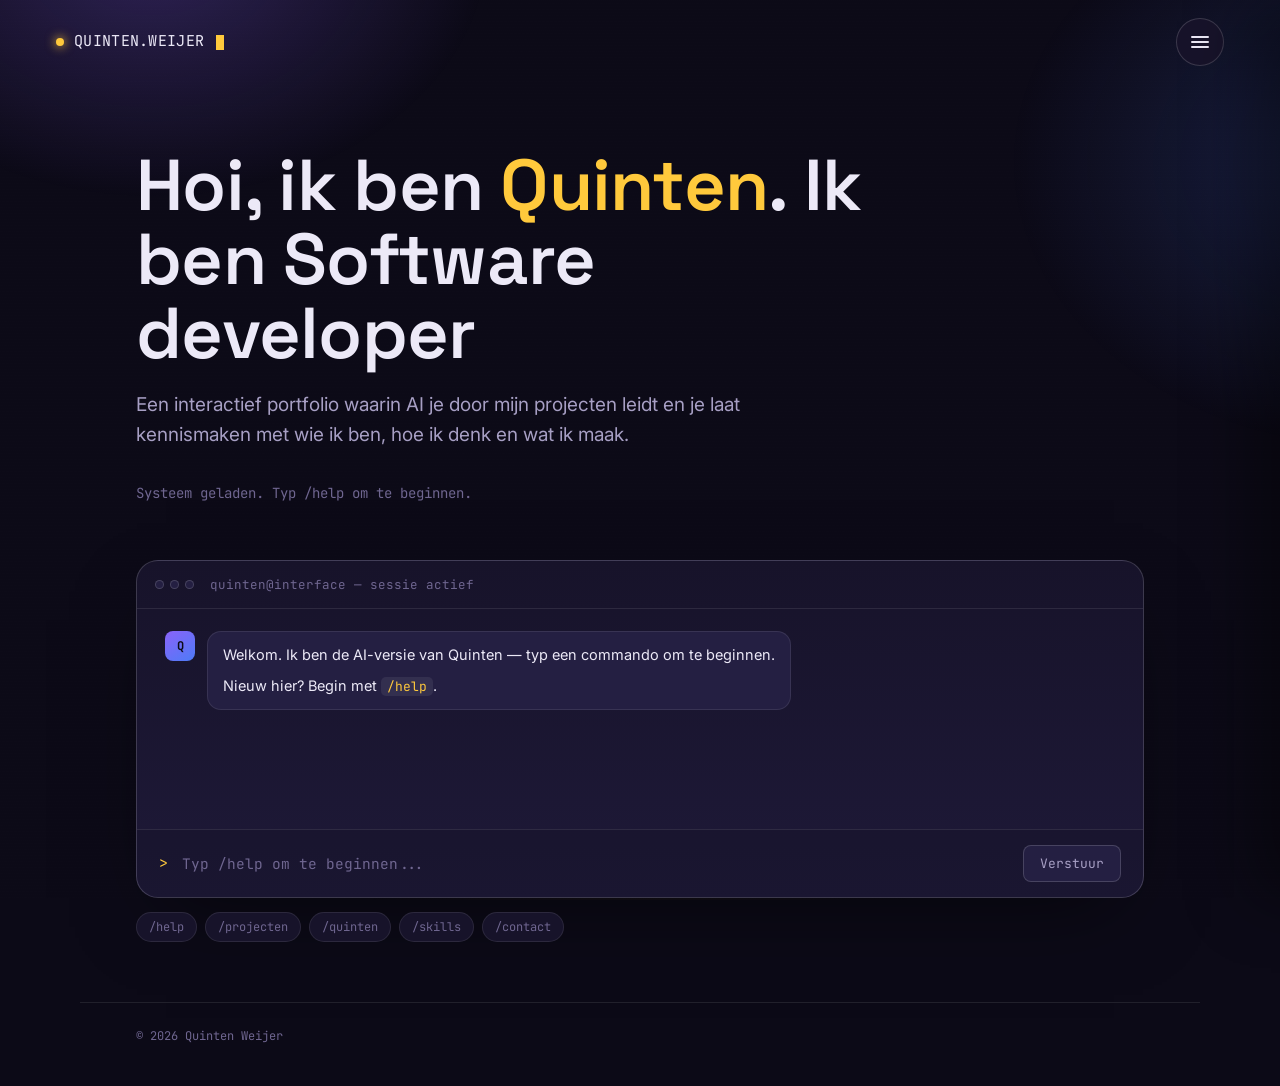
<file: index.html>
<!DOCTYPE html>
<html lang="nl">
<head>
  <meta charset="UTF-8" />
  <meta name="viewport" content="width=device-width, initial-scale=1.0" />
  <title>Quinten Weijer — AI interface</title>
  <meta name="description" content="Portfolio van Quinten Weijer, in gesprek met een AI-chatinterface. Typ /help om zijn projecten te zien." />
  <link rel="preconnect" href="https://fonts.googleapis.com" />
  <link rel="preconnect" href="https://fonts.gstatic.com" crossorigin />
  <link href="https://fonts.googleapis.com/css2?family=Space+Grotesk:wght@500;600;700&family=Inter:wght@400;500;600&family=JetBrains+Mono:wght@400;500&display=swap" rel="stylesheet" />
  <link rel="stylesheet" href="css/styles.css" />
</head>
<body>
  <header class="site-header">
    <a class="brand" href="index.html">
      <span class="brand__dot"></span>
      QUINTEN.WEIJER<span class="brand__cursor" aria-hidden="true"></span>
    </a>
    <button class="menu-toggle" type="button" data-menu-toggle aria-expanded="false" aria-controls="nav-panel" aria-label="Menu openen">
      <span class="menu-toggle__bars"><span></span><span></span><span></span></span>
    </button>
  </header>

  <div class="nav-scrim" data-nav-scrim></div>
  <nav class="nav-panel" id="nav-panel" data-nav-panel aria-label="Hoofdmenu">
    <p class="nav-panel__eyebrow">Navigatie</p>
    <ul class="nav-panel__list">
      <li><a href="index.html" aria-current="page">Home <span class="tag">// chat</span></a></li>
      <li><a href="projecten.html">Projecten <span class="tag">// cards</span></a></li>
      <li><a href="over-mij.html">Over mij <span class="tag">// profiel</span></a></li>
    </ul>
  </nav>

  <main>
    <section class="hero">
      <h1 class="hero__title">Hoi, ik ben <span class="accent">Quinten</span>. Ik ben Software developer</h1>
      <p class="hero__lede">
      Een interactief portfolio waarin AI je door mijn projecten leidt en je laat kennismaken met wie ik ben, hoe ik denk en wat ik maak.

      </p>
      <p class="hero__boot" data-boot-text aria-live="polite"><span class="cursor" aria-hidden="true"></span></p>
    </section>

    <section class="chat" aria-label="Chat met Quinten">
      <div class="chat__frame">
        <div class="chat__titlebar">
          <span class="dots"><span></span><span></span><span></span></span>
          quinten@interface — sessie actief
        </div>

        <div class="chat__log" data-chat-log aria-live="polite">
          <div class="msg msg--ai">
            <div class="msg__avatar">Q</div>
            <div class="msg__bubble">
              <p>Welkom. Ik ben de AI-versie van Quinten — typ een commando om te beginnen.</p>
              <p>Nieuw hier? Begin met <code>/help</code>.</p>
            </div>
          </div>
        </div>

        <form class="chat__form" data-chat-form>
          <label for="chat-input" class="visually-hidden">Typ een commando</label>
          <span class="chat__prompt" aria-hidden="true">&gt;</span>
          <input
            id="chat-input"
            class="chat__input"
            type="text"
            autocomplete="off"
            placeholder="Typ /help om te beginnen..."
            data-chat-input
          />
          <button class="chat__send" type="submit">Verstuur</button>
        </form>
      </div>
    </section>

    <div class="chat__hints" aria-label="Snelle commando's">
      <button type="button" data-chat-hint>/help</button>
      <button type="button" data-chat-hint>/projecten</button>
      <button type="button" data-chat-hint>/quinten</button>
      <button type="button" data-chat-hint>/skills</button>
      <button type="button" data-chat-hint>/contact</button>
    </div>
  </main>

  <footer class="site-footer">
    <span>© 2026 Quinten Weijer</span>
  </footer>

  <script src="js/data.js"></script>
  <script src="js/main.js"></script>
  <script src="js/chat.js"></script>
</body>
</html>
</file>
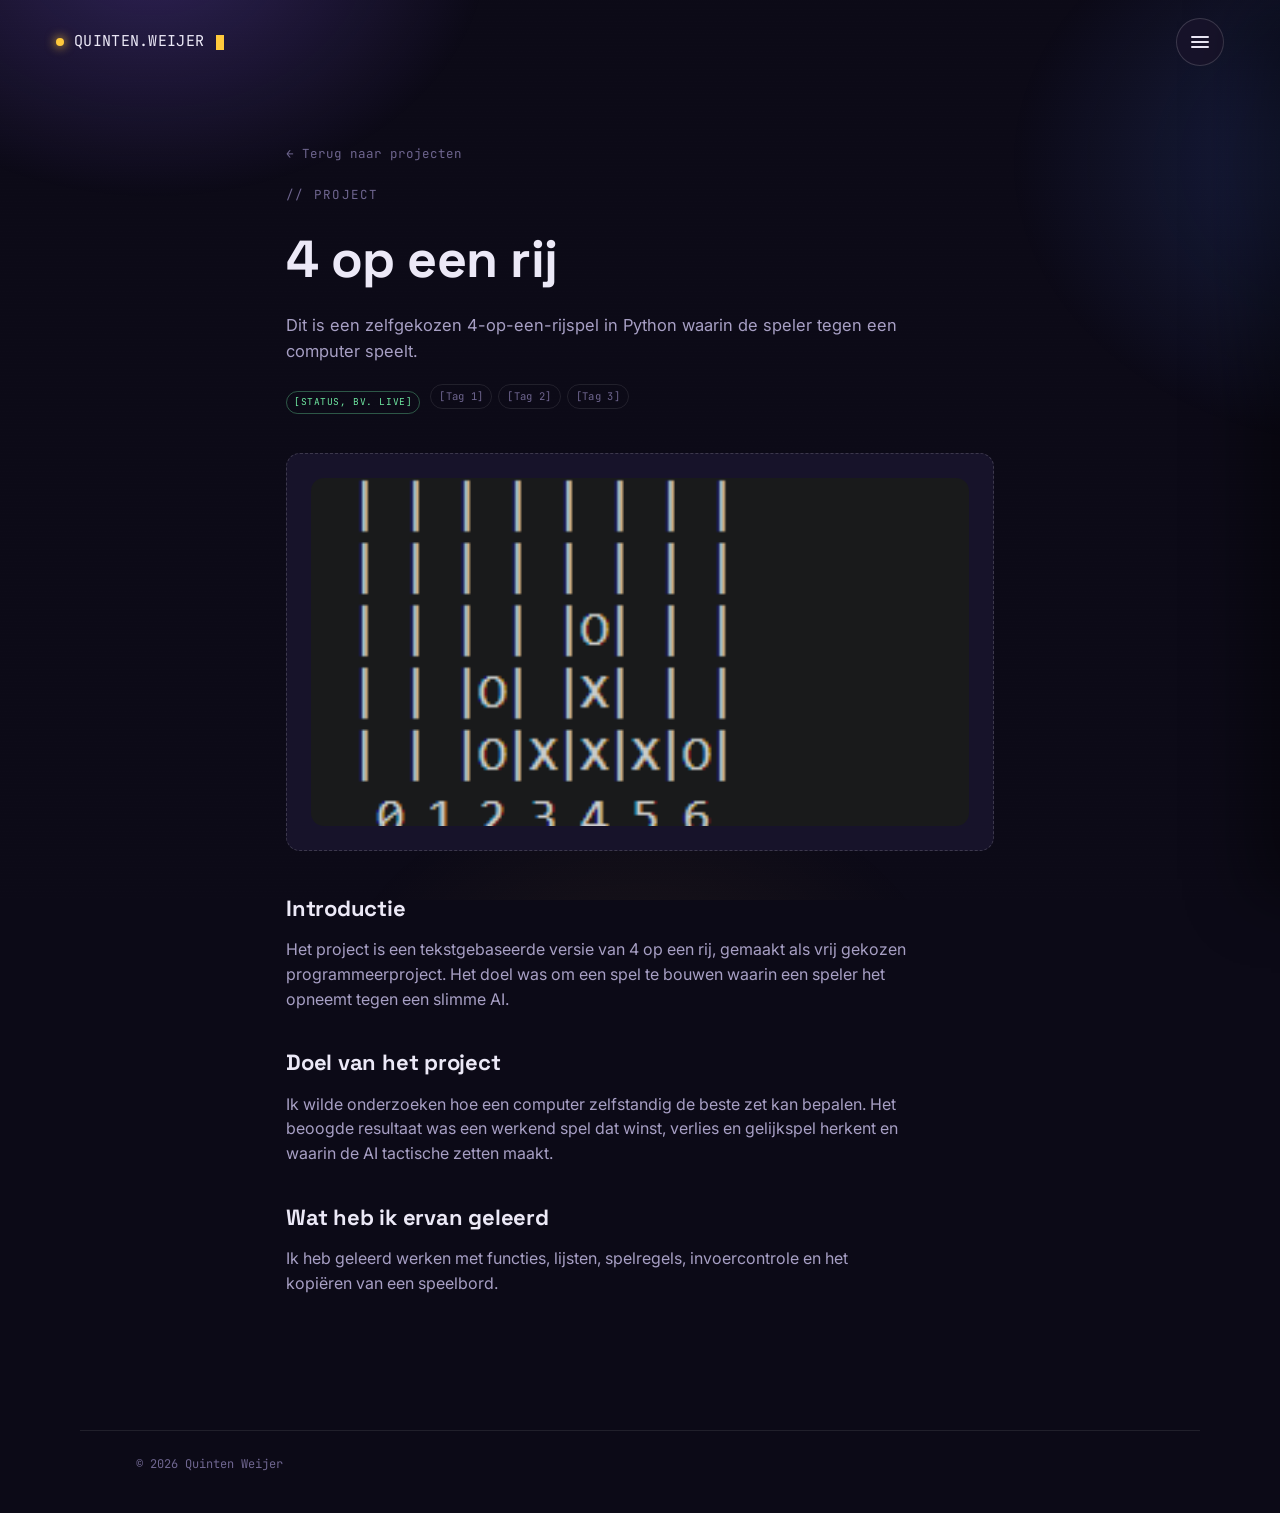
<file: 4 op een rij.html>
<!DOCTYPE html>
<html lang="nl">
<head>
  <meta charset="UTF-8" />
  <meta name="viewport" content="width=device-width, initial-scale=1.0" />
  <title>4 op een rij — Quinten Weijer</title>
  <meta name="description" content="[Korte omschrijving van het project voor zoekmachines.]" />
  <link rel="preconnect" href="https://fonts.googleapis.com" />
  <link rel="preconnect" href="https://fonts.gstatic.com" crossorigin />
  <link href="https://fonts.googleapis.com/css2?family=Space+Grotesk:wght@500;600;700&family=Inter:wght@400;500;600&family=JetBrains+Mono:wght@400;500&display=swap" rel="stylesheet" />
  <link rel="stylesheet" href="css/styles.css" />
</head>
<body>
  <header class="site-header">
    <a class="brand" href="index.html">
      <span class="brand__dot"></span>
      QUINTEN.WEIJER<span class="brand__cursor" aria-hidden="true"></span>
    </a>
    <button class="menu-toggle" type="button" data-menu-toggle aria-expanded="false" aria-controls="nav-panel" aria-label="Menu openen">
      <span class="menu-toggle__bars"><span></span><span></span><span></span></span>
    </button>
  </header>

  <div class="nav-scrim" data-nav-scrim></div>
  <nav class="nav-panel" id="nav-panel" data-nav-panel aria-label="Hoofdmenu">
    <p class="nav-panel__eyebrow">Navigatie</p>
    <ul class="nav-panel__list">
      <li><a href="index.html">Home <span class="tag">// chat</span></a></li>
      <li><a href="projecten.html" aria-current="page">Projecten <span class="tag">// cards</span></a></li>
      <li><a href="over-mij.html">Over mij <span class="tag">// profiel</span></a></li>
    </ul>
  </nav>

  <main>
    <section class="project-detail">
      <a class="project-detail__back" href="projecten.html">← Terug naar projecten</a>

      <p class="project-detail__eyebrow">// project</p>
      <h1 class="project-detail__title">4 op een rij</h1>
      <p class="project-detail__lede">
        Dit is een zelfgekozen 4-op-een-rijspel in Python waarin de speler tegen een computer speelt.
      </p>

      <div class="project-detail__meta">
        <span class="project-card__status project-card__status--live">[Status, bv. Live]</span>
        <div class="project-card__tags">
          <span>[Tag 1]</span>
          <span>[Tag 2]</span>
          <span>[Tag 3]</span>
        </div>
      </div>

      
        
        <div class="project-detail__image">
          <img src="images/4 op een rij.png" alt="Screenshot van 4 op een rij" />
        </div>
      
       
      <div class="project-detail__section">
        <h2>Introductie</h2>
        <p>
          Het project is een tekstgebaseerde versie van 4 op een rij, gemaakt als vrij gekozen programmeerproject. Het doel was om een spel te bouwen waarin een speler het opneemt tegen een slimme AI.
        </p>
      </div>

      <div class="project-detail__section">
        <h2>Doel van het project</h2>
        <p>
          Ik wilde onderzoeken hoe een computer zelfstandig de beste zet kan bepalen. Het beoogde resultaat was een werkend spel dat winst, verlies en gelijkspel herkent en waarin de AI tactische zetten maakt.
        </p>
      </div>

      <div class="project-detail__section">
        <h2>Wat heb ik ervan geleerd</h2>
        <p>
          Ik heb geleerd werken met functies, lijsten, spelregels, invoercontrole en het kopiëren van een speelbord.
        </p>
      </div>
    </section>
  </main>

  <footer class="site-footer">
    <span>© 2026 Quinten Weijer</span>
  </footer>

  <script src="js/main.js"></script>
</body>
</html>
</file>
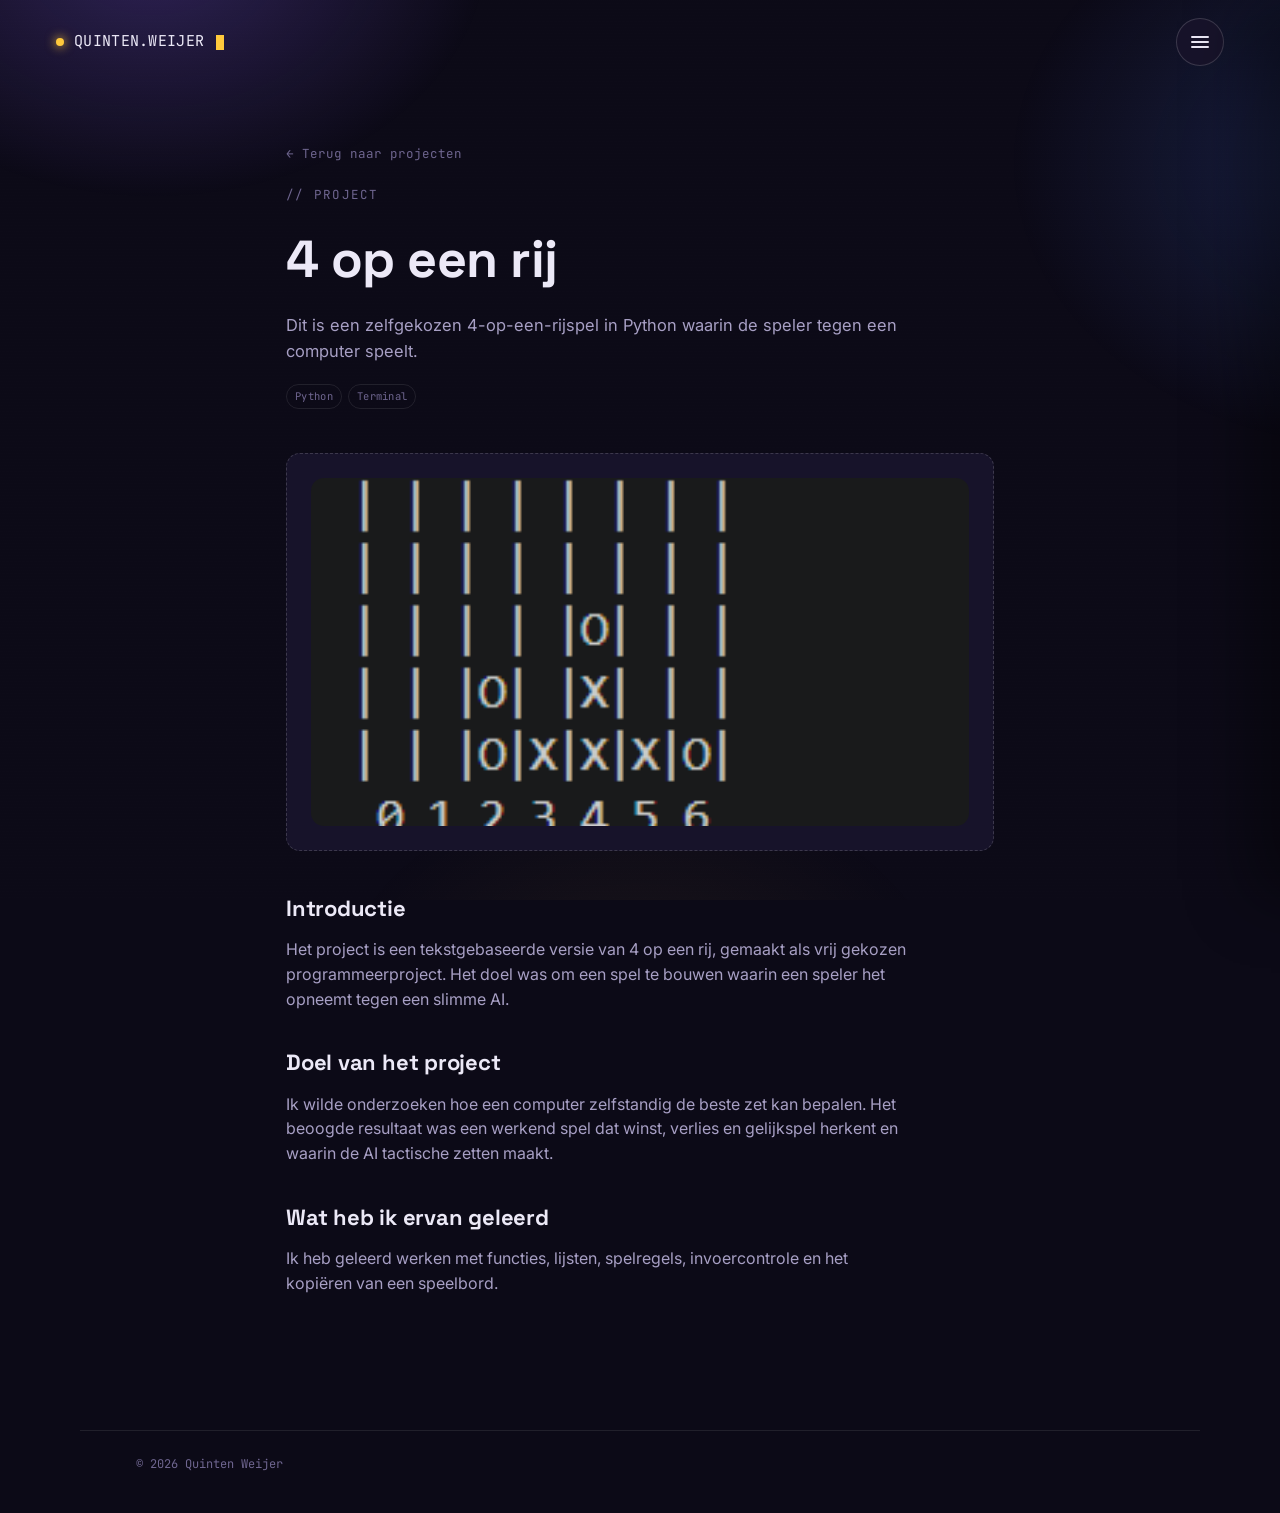
<file: 4opeenrij.html>
<!DOCTYPE html>
<html lang="nl">
<head>
  <meta charset="UTF-8" />
  <meta name="viewport" content="width=device-width, initial-scale=1.0" />
  <title>4 op een rij — Quinten Weijer</title>
  <meta name="description" content="[Korte omschrijving van het project voor zoekmachines.]" />
  <link rel="preconnect" href="https://fonts.googleapis.com" />
  <link rel="preconnect" href="https://fonts.gstatic.com" crossorigin />
  <link href="https://fonts.googleapis.com/css2?family=Space+Grotesk:wght@500;600;700&family=Inter:wght@400;500;600&family=JetBrains+Mono:wght@400;500&display=swap" rel="stylesheet" />
  <link rel="stylesheet" href="css/styles.css" />
</head>
<body>
  <header class="site-header">
    <a class="brand" href="index.html">
      <span class="brand__dot"></span>
      QUINTEN.WEIJER<span class="brand__cursor" aria-hidden="true"></span>
    </a>
    <button class="menu-toggle" type="button" data-menu-toggle aria-expanded="false" aria-controls="nav-panel" aria-label="Menu openen">
      <span class="menu-toggle__bars"><span></span><span></span><span></span></span>
    </button>
  </header>

  <div class="nav-scrim" data-nav-scrim></div>
  <nav class="nav-panel" id="nav-panel" data-nav-panel aria-label="Hoofdmenu">
    <p class="nav-panel__eyebrow">Navigatie</p>
    <ul class="nav-panel__list">
      <li><a href="index.html">Home <span class="tag">// chat</span></a></li>
      <li><a href="projecten.html" aria-current="page">Projecten <span class="tag">// cards</span></a></li>
      <li><a href="over-mij.html">Over mij <span class="tag">// profiel</span></a></li>
    </ul>
  </nav>

  <main>
    <section class="project-detail">
      <a class="project-detail__back" href="projecten.html">← Terug naar projecten</a>

      <p class="project-detail__eyebrow">// project</p>
      <h1 class="project-detail__title">4 op een rij</h1>
      <p class="project-detail__lede">
        Dit is een zelfgekozen 4-op-een-rijspel in Python waarin de speler tegen een computer speelt.
      </p>

      <div class="project-detail__meta">
        <div class="project-card__tags">
          <span>Python</span>
          <span>Terminal</span>
        </div>
      </div>

    
        <div class="project-detail__image">
          <img src="images/4 op een rij.png" alt="Screenshot van 4 op een rij" />
        </div>
      
       
      <div class="project-detail__section">
        <h2>Introductie</h2>
        <p>
          Het project is een tekstgebaseerde versie van 4 op een rij, gemaakt als vrij gekozen programmeerproject. Het doel was om een spel te bouwen waarin een speler het opneemt tegen een slimme AI.
        </p>
      </div>

      <div class="project-detail__section">
        <h2>Doel van het project</h2>
        <p>
          Ik wilde onderzoeken hoe een computer zelfstandig de beste zet kan bepalen. Het beoogde resultaat was een werkend spel dat winst, verlies en gelijkspel herkent en waarin de AI tactische zetten maakt.
        </p>
      </div>

      <div class="project-detail__section">
        <h2>Wat heb ik ervan geleerd</h2>
        <p>
          Ik heb geleerd werken met functies, lijsten, spelregels, invoercontrole en het kopiëren van een speelbord.
        </p>
      </div>
    </section>
  </main>

  <footer class="site-footer">
    <span>© 2026 Quinten Weijer</span>
  </footer>

  <script src="js/main.js"></script>
</body>
</html>
</file>
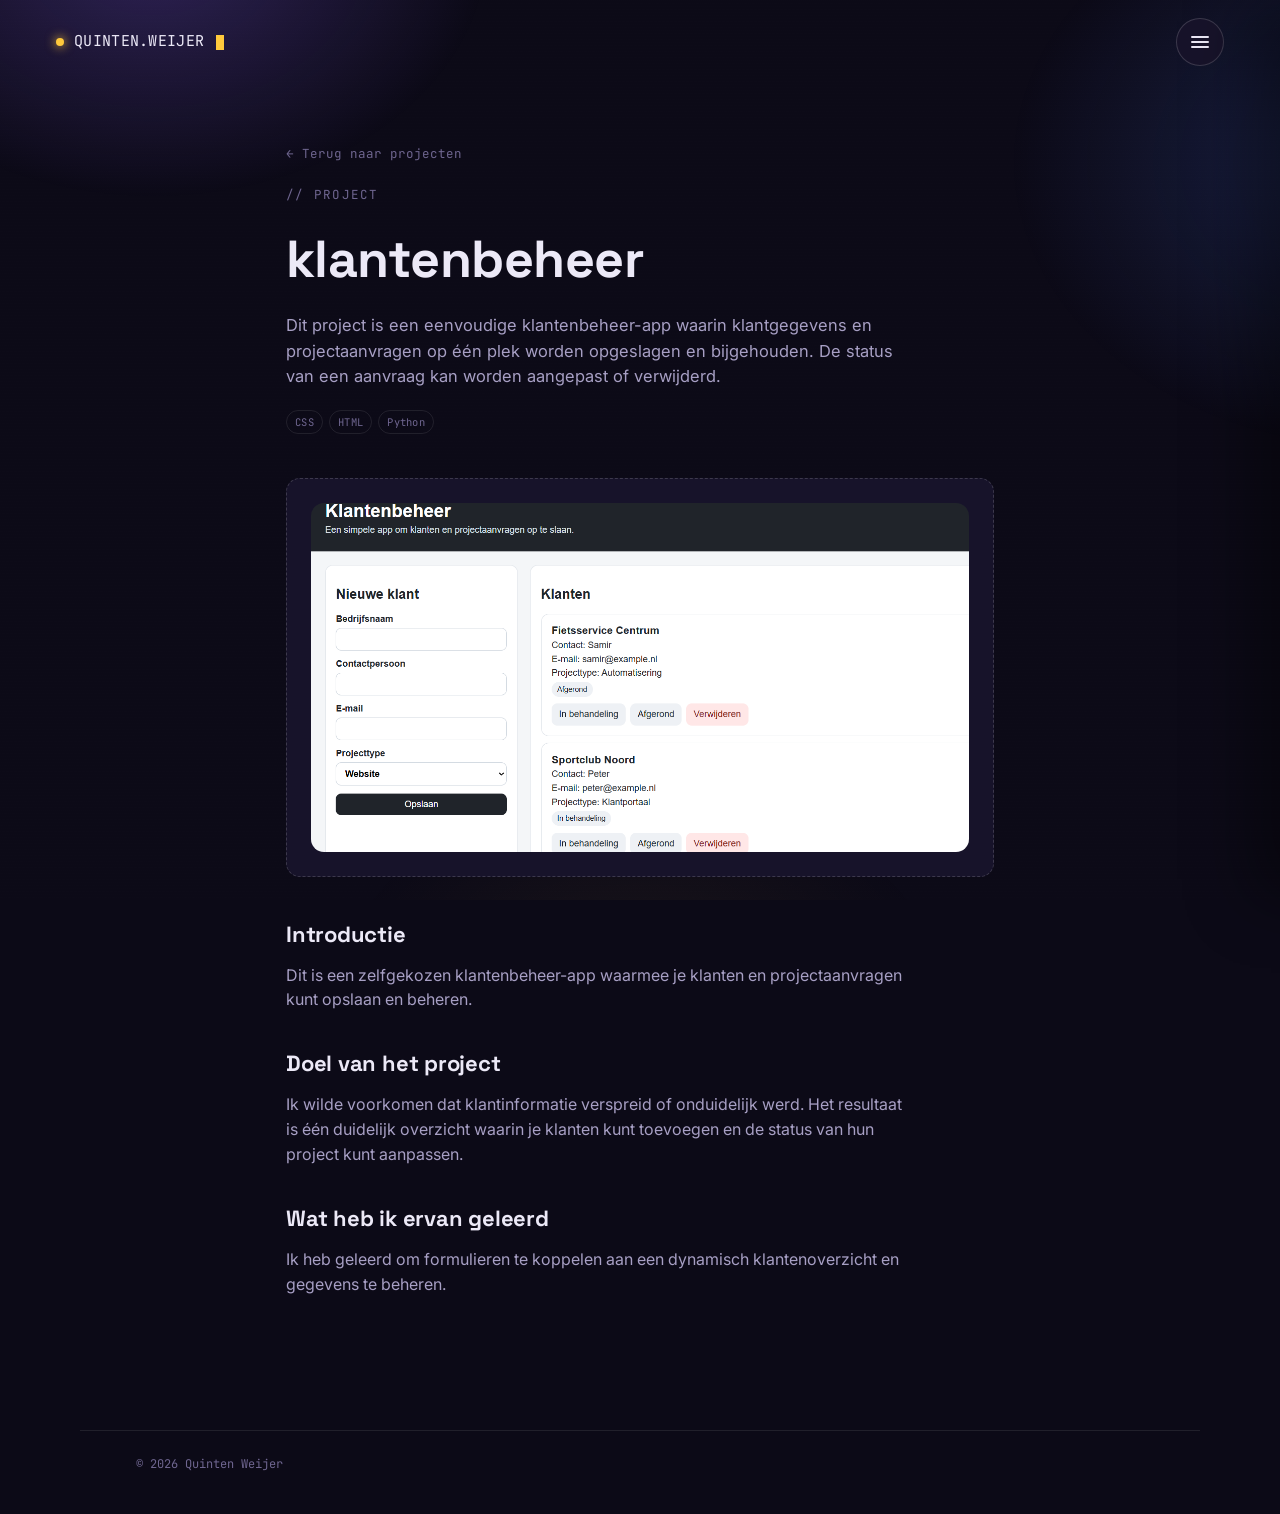
<file: Klantenbeheer.html>
<!DOCTYPE html>
<html lang="nl">
<head>
  <meta charset="UTF-8" />
  <meta name="viewport" content="width=device-width, initial-scale=1.0" />
  <title>Klantenbeheer — Quinten Weijer</title>
  <meta name="description" content="[Korte omschrijving van het project voor zoekmachines.]" />
  <link rel="preconnect" href="https://fonts.googleapis.com" />
  <link rel="preconnect" href="https://fonts.gstatic.com" crossorigin />
  <link href="https://fonts.googleapis.com/css2?family=Space+Grotesk:wght@500;600;700&family=Inter:wght@400;500;600&family=JetBrains+Mono:wght@400;500&display=swap" rel="stylesheet" />
  <link rel="stylesheet" href="css/styles.css" />
</head>
<body>
  <header class="site-header">
    <a class="brand" href="index.html">
      <span class="brand__dot"></span>
      QUINTEN.WEIJER<span class="brand__cursor" aria-hidden="true"></span>
    </a>
    <button class="menu-toggle" type="button" data-menu-toggle aria-expanded="false" aria-controls="nav-panel" aria-label="Menu openen">
      <span class="menu-toggle__bars"><span></span><span></span><span></span></span>
    </button>
  </header>

  <div class="nav-scrim" data-nav-scrim></div>
  <nav class="nav-panel" id="nav-panel" data-nav-panel aria-label="Hoofdmenu">
    <p class="nav-panel__eyebrow">Navigatie</p>
    <ul class="nav-panel__list">
      <li><a href="index.html">Home <span class="tag">// chat</span></a></li>
      <li><a href="projecten.html" aria-current="page">Projecten <span class="tag">// cards</span></a></li>
      <li><a href="over-mij.html">Over mij <span class="tag">// profiel</span></a></li>
    </ul>
  </nav>

  <main>
    <section class="project-detail">
      <a class="project-detail__back" href="projecten.html">← Terug naar projecten</a>

      <p class="project-detail__eyebrow">// project</p>
      <h1 class="project-detail__title">klantenbeheer</h1>
      <p class="project-detail__lede">
        Dit project is een eenvoudige klantenbeheer-app waarin klantgegevens en projectaanvragen op één plek worden opgeslagen en bijgehouden. De status van een aanvraag kan worden aangepast of verwijderd.
      </p>

      <div class="project-detail__meta">
        <div class="project-card__tags">
          <span>CSS</span>
          <span>HTML</span>
          <span>Python</span>
        </div>
      </div>

      
        
        <div class="project-detail__image">
          <img src="images/Klantenbeheer.png" alt="Screenshot van Klantenbeheer" />
        </div>
  
      

      <div class="project-detail__section">
        <h2>Introductie</h2>
        <p>
          Dit is een zelfgekozen klantenbeheer-app waarmee je klanten en projectaanvragen kunt opslaan en beheren.
        </p>
      </div>

      <div class="project-detail__section">
        <h2>Doel van het project</h2>
        <p>
          Ik wilde voorkomen dat klantinformatie verspreid of onduidelijk werd. Het resultaat is één duidelijk overzicht waarin je klanten kunt toevoegen en de status van hun project kunt aanpassen.
        </p>
      </div>

      <div class="project-detail__section">
        <h2>Wat heb ik ervan geleerd</h2>
        <p>
          Ik heb geleerd om formulieren te koppelen aan een dynamisch klantenoverzicht en gegevens te beheren.
        </p>
      </div>
    </section>
  </main>

  <footer class="site-footer">
    <span>© 2026 Quinten Weijer</span>
  </footer>

  <script src="js/main.js"></script>
</body>
</html>
</file>
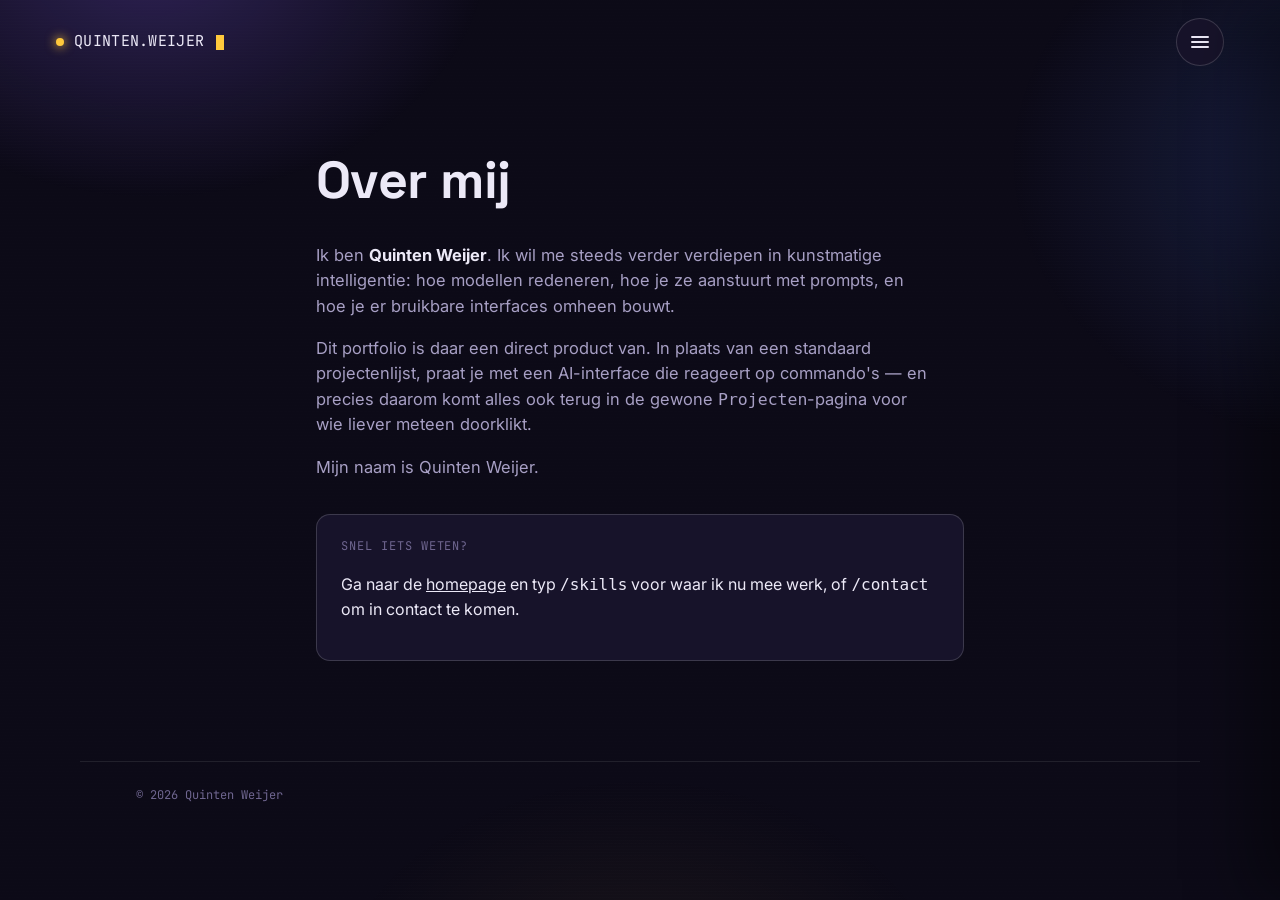
<file: over-mij.html>
<!DOCTYPE html>
<html lang="nl">
<head>
  <meta charset="UTF-8" />
  <meta name="viewport" content="width=device-width, initial-scale=1.0" />
  <title>Over mij — Quinten Weijer</title>
  <meta name="description" content="Wie is Quinten Weijer en waarom leert hij AI door het te bouwen." />
  <link rel="preconnect" href="https://fonts.googleapis.com" />
  <link rel="preconnect" href="https://fonts.gstatic.com" crossorigin />
  <link href="https://fonts.googleapis.com/css2?family=Space+Grotesk:wght@500;600;700&family=Inter:wght@400;500;600&family=JetBrains+Mono:wght@400;500&display=swap" rel="stylesheet" />
  <link rel="stylesheet" href="css/styles.css" />
</head>
<body>
  <header class="site-header">
    <a class="brand" href="index.html">
      <span class="brand__dot"></span>
      QUINTEN.WEIJER<span class="brand__cursor" aria-hidden="true"></span>
    </a>
    <button class="menu-toggle" type="button" data-menu-toggle aria-expanded="false" aria-controls="nav-panel" aria-label="Menu openen">
      <span class="menu-toggle__bars"><span></span><span></span><span></span></span>
    </button>
  </header>

  <div class="nav-scrim" data-nav-scrim></div>
  <nav class="nav-panel" id="nav-panel" data-nav-panel aria-label="Hoofdmenu">
    <p class="nav-panel__eyebrow">Navigatie</p>
    <ul class="nav-panel__list">
      <li><a href="index.html">Home <span class="tag">// chat</span></a></li>
      <li><a href="projecten.html">Projecten <span class="tag">// cards</span></a></li>
      <li><a href="over-mij.html" aria-current="page">Over mij <span class="tag">// profiel</span></a></li>
    </ul>
  </nav>

  <main>
    <section class="about">
      <h1 class="about__title">Over mij</h1>
      <div class="about__body">
        <p>
          Ik ben <strong>Quinten Weijer</strong>. Ik wil me steeds verder verdiepen in
          kunstmatige intelligentie: hoe modellen redeneren, hoe je ze aanstuurt met
          prompts, en hoe je er bruikbare interfaces omheen bouwt.
        </p>
        <p>
          Dit portfolio is daar een direct product van. In plaats van een standaard
          projectenlijst, praat je met een AI-interface die reageert op commando's — en
          precies daarom komt alles ook terug in de gewone <code>Projecten</code>-pagina
          voor wie liever meteen doorklikt.
        </p>
        <p>
         Mijn naam is Quinten Weijer.
        </p>
      </div>

      <div class="about-card">
        <p class="about-card__label">Snel iets weten?</p>
        <p>
          Ga naar de <a href="index.html">homepage</a> en typ <code>/skills</code> voor
          waar ik nu mee werk, of <code>/contact</code> om in contact te komen.
        </p>
      </div>
    </section>
  </main>

  <footer class="site-footer">
    <span>© 2026 Quinten Weijer</span>
  </footer>

  <script src="js/main.js"></script>
</body>
</html>
</file>
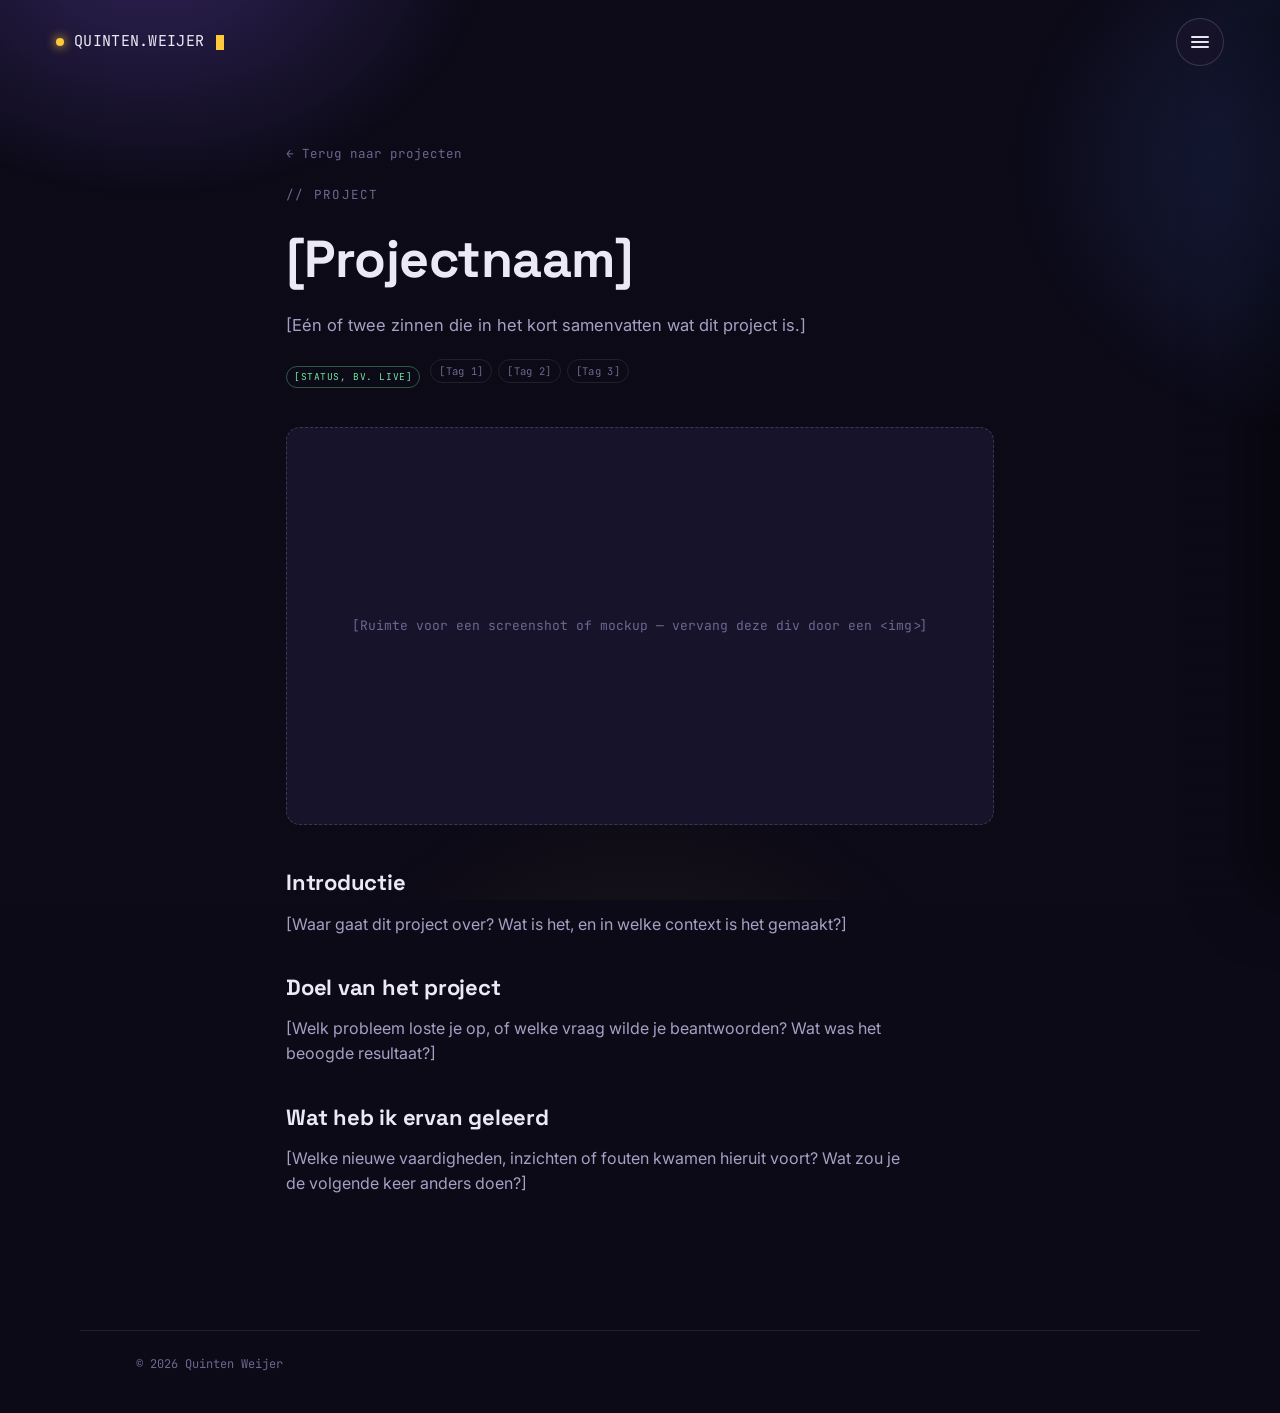
<file: project-template.html>
<!DOCTYPE html>
<html lang="nl">
<head>
  <meta charset="UTF-8" />
  <meta name="viewport" content="width=device-width, initial-scale=1.0" />
  <title>[Projectnaam] — Quinten Weijer</title>
  <meta name="description" content="[Korte omschrijving van het project voor zoekmachines.]" />
  <link rel="preconnect" href="https://fonts.googleapis.com" />
  <link rel="preconnect" href="https://fonts.gstatic.com" crossorigin />
  <link href="https://fonts.googleapis.com/css2?family=Space+Grotesk:wght@500;600;700&family=Inter:wght@400;500;600&family=JetBrains+Mono:wght@400;500&display=swap" rel="stylesheet" />
  <link rel="stylesheet" href="css/styles.css" />
</head>
<body>
  <header class="site-header">
    <a class="brand" href="index.html">
      <span class="brand__dot"></span>
      QUINTEN.WEIJER<span class="brand__cursor" aria-hidden="true"></span>
    </a>
    <button class="menu-toggle" type="button" data-menu-toggle aria-expanded="false" aria-controls="nav-panel" aria-label="Menu openen">
      <span class="menu-toggle__bars"><span></span><span></span><span></span></span>
    </button>
  </header>

  <div class="nav-scrim" data-nav-scrim></div>
  <nav class="nav-panel" id="nav-panel" data-nav-panel aria-label="Hoofdmenu">
    <p class="nav-panel__eyebrow">Navigatie</p>
    <ul class="nav-panel__list">
      <li><a href="index.html">Home <span class="tag">// chat</span></a></li>
      <li><a href="projecten.html" aria-current="page">Projecten <span class="tag">// cards</span></a></li>
      <li><a href="over-mij.html">Over mij <span class="tag">// profiel</span></a></li>
    </ul>
  </nav>

  <main>
    <section class="project-detail">
      <a class="project-detail__back" href="projecten.html">← Terug naar projecten</a>

      <p class="project-detail__eyebrow">// project</p>
      <h1 class="project-detail__title">[Projectnaam]</h1>
      <p class="project-detail__lede">
        [Eén of twee zinnen die in het kort samenvatten wat dit project is.]
      </p>

      <div class="project-detail__meta">
        <span class="project-card__status project-card__status--live">[Status, bv. Live]</span>
        <div class="project-card__tags">
          <span>[Tag 1]</span>
          <span>[Tag 2]</span>
          <span>[Tag 3]</span>
        </div>
      </div>

      <!--
        Vervang dit blok met een echte afbeelding zodra je die hebt:
        <div class="project-detail__image">
          <img src="images/[projectnaam].png" alt="Screenshot van [Projectnaam]" />
        </div>
      -->
      <div class="project-detail__image">
        [Ruimte voor een screenshot of mockup — vervang deze div door een &lt;img&gt;]
      </div>

      <div class="project-detail__section">
        <h2>Introductie</h2>
        <p>
          [Waar gaat dit project over? Wat is het, en in welke context is het gemaakt?]
        </p>
      </div>

      <div class="project-detail__section">
        <h2>Doel van het project</h2>
        <p>
          [Welk probleem loste je op, of welke vraag wilde je beantwoorden? Wat was het
          beoogde resultaat?]
        </p>
      </div>

      <div class="project-detail__section">
        <h2>Wat heb ik ervan geleerd</h2>
        <p>
          [Welke nieuwe vaardigheden, inzichten of fouten kwamen hieruit voort? Wat zou
          je de volgende keer anders doen?]
        </p>
      </div>
    </section>
  </main>

  <footer class="site-footer">
    <span>© 2026 Quinten Weijer</span>
  </footer>

  <script src="js/main.js"></script>
</body>
</html>
</file>
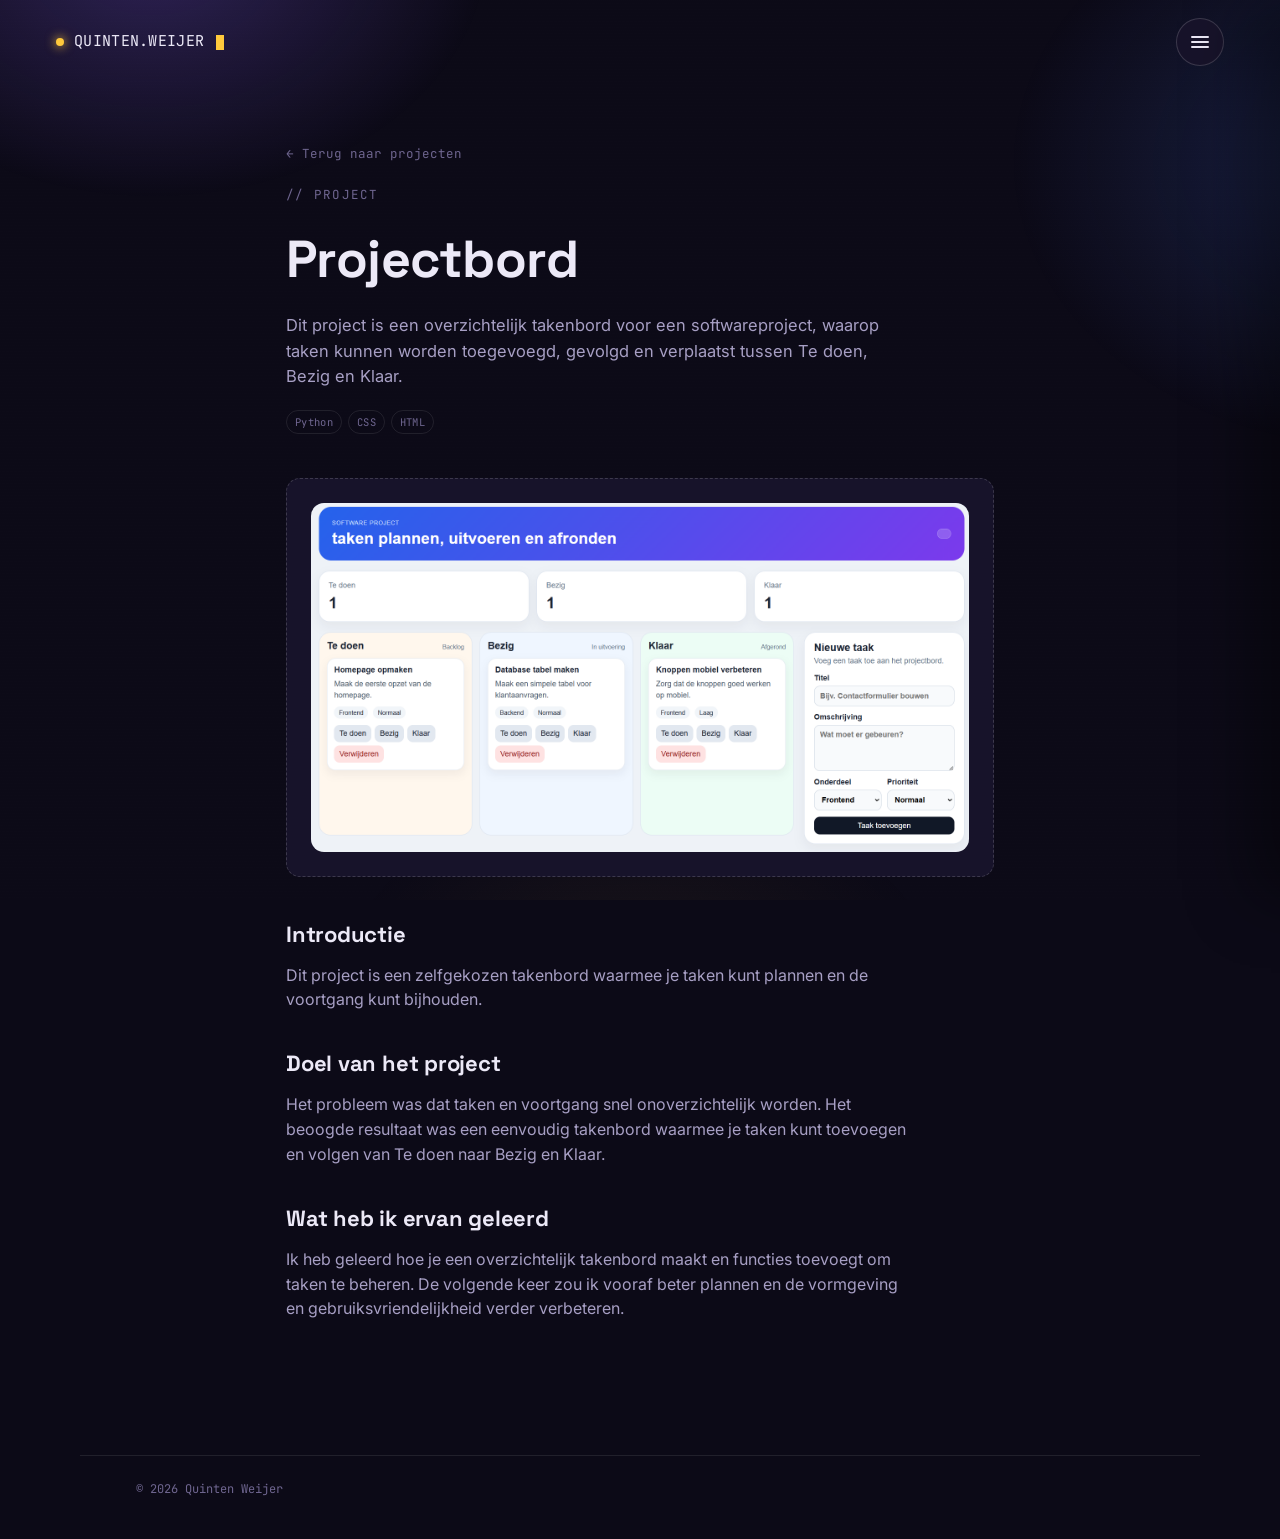
<file: projectbord.html>
<!DOCTYPE html>
<html lang="nl">
<head>
  <meta charset="UTF-8" />
  <meta name="viewport" content="width=device-width, initial-scale=1.0" />
  <title>Projectbord — Quinten Weijer</title>
  <meta name="description" content="[Korte omschrijving van het project voor zoekmachines.]" />
  <link rel="preconnect" href="https://fonts.googleapis.com" />
  <link rel="preconnect" href="https://fonts.gstatic.com" crossorigin />
  <link href="https://fonts.googleapis.com/css2?family=Space+Grotesk:wght@500;600;700&family=Inter:wght@400;500;600&family=JetBrains+Mono:wght@400;500&display=swap" rel="stylesheet" />
  <link rel="stylesheet" href="css/styles.css" />
</head>
<body>
  <header class="site-header">
    <a class="brand" href="index.html">
      <span class="brand__dot"></span>
      QUINTEN.WEIJER<span class="brand__cursor" aria-hidden="true"></span>
    </a>
    <button class="menu-toggle" type="button" data-menu-toggle aria-expanded="false" aria-controls="nav-panel" aria-label="Menu openen">
      <span class="menu-toggle__bars"><span></span><span></span><span></span></span>
    </button>
  </header>

  <div class="nav-scrim" data-nav-scrim></div>
  <nav class="nav-panel" id="nav-panel" data-nav-panel aria-label="Hoofdmenu">
    <p class="nav-panel__eyebrow">Navigatie</p>
    <ul class="nav-panel__list">
      <li><a href="index.html">Home <span class="tag">// chat</span></a></li>
      <li><a href="projecten.html" aria-current="page">Projecten <span class="tag">// cards</span></a></li>
      <li><a href="over-mij.html">Over mij <span class="tag">// profiel</span></a></li>
    </ul>
  </nav>

  <main>
    <section class="project-detail">
      <a class="project-detail__back" href="projecten.html">← Terug naar projecten</a>

      <p class="project-detail__eyebrow">// project</p>
      <h1 class="project-detail__title">Projectbord</h1>
      <p class="project-detail__lede">
        Dit project is een overzichtelijk takenbord voor een softwareproject, waarop taken kunnen worden toegevoegd, gevolgd en verplaatst tussen Te doen, Bezig en Klaar.
      </p>

      <div class="project-detail__meta">
        <div class="project-card__tags">
          <span>Python</span>
          <span>CSS</span>
          <span>HTML</span>
        </div>
      </div>

      
        
        <div class="project-detail__image">
          <img src="images/Projectbord.png" alt="Screenshot van Projectbord" />
        </div>
      
      

      <div class="project-detail__section">
        <h2>Introductie</h2>
        <p>
          Dit project is een zelfgekozen takenbord waarmee je taken kunt plannen en de voortgang kunt bijhouden.
        </p>
      </div>

      <div class="project-detail__section">
        <h2>Doel van het project</h2>
        <p>
          Het probleem was dat taken en voortgang snel onoverzichtelijk worden. Het beoogde resultaat was een eenvoudig takenbord waarmee je taken kunt toevoegen en volgen van Te doen naar Bezig en Klaar.
        </p>
      </div>

      <div class="project-detail__section">
        <h2>Wat heb ik ervan geleerd</h2>
        <p>
          Ik heb geleerd hoe je een overzichtelijk takenbord maakt en functies toevoegt om taken te beheren. De volgende keer zou ik vooraf beter plannen en de vormgeving en gebruiksvriendelijkheid verder verbeteren.
        </p>
      </div>
    </section>
  </main>

  <footer class="site-footer">
    <span>© 2026 Quinten Weijer</span>
  </footer>

  <script src="js/main.js"></script>
</body>
</html>
</file>
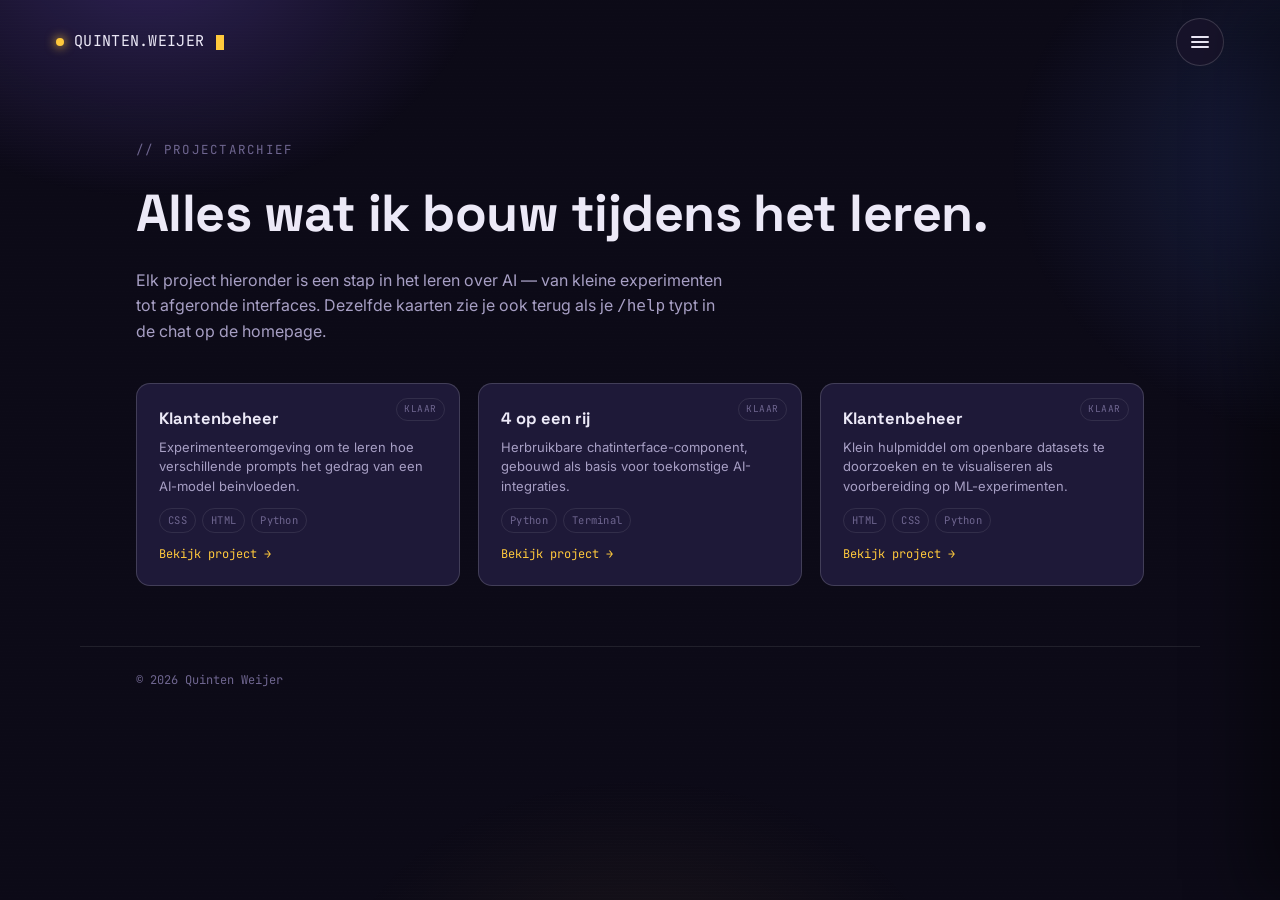
<file: projecten.html>
<!DOCTYPE html>
<html lang="nl">
<head>
  <meta charset="UTF-8" />
  <meta name="viewport" content="width=device-width, initial-scale=1.0" />
  <title>Projecten — Quinten Weijer</title>
  <meta name="description" content="Overzicht van de projecten van Quinten Weijer, gebouwd tijdens het leren over AI." />
  <link rel="preconnect" href="https://fonts.googleapis.com" />
  <link rel="preconnect" href="https://fonts.gstatic.com" crossorigin />
  <link href="https://fonts.googleapis.com/css2?family=Space+Grotesk:wght@500;600;700&family=Inter:wght@400;500;600&family=JetBrains+Mono:wght@400;500&display=swap" rel="stylesheet" />
  <link rel="stylesheet" href="css/styles.css" />
</head>
<body>
  <header class="site-header">
    <a class="brand" href="index.html">
      <span class="brand__dot"></span>
      QUINTEN.WEIJER<span class="brand__cursor" aria-hidden="true"></span>
    </a>
    <button class="menu-toggle" type="button" data-menu-toggle aria-expanded="false" aria-controls="nav-panel" aria-label="Menu openen">
      <span class="menu-toggle__bars"><span></span><span></span><span></span></span>
    </button>
  </header>

  <div class="nav-scrim" data-nav-scrim></div>
  <nav class="nav-panel" id="nav-panel" data-nav-panel aria-label="Hoofdmenu">
    <p class="nav-panel__eyebrow">Navigatie</p>
    <ul class="nav-panel__list">
      <li><a href="index.html">Home <span class="tag">// chat</span></a></li>
      <li><a href="projecten.html" aria-current="page">Projecten <span class="tag">// cards</span></a></li>
      <li><a href="over-mij.html">Over mij <span class="tag">// profiel</span></a></li>
    </ul>
  </nav>

  <main>
    <section class="page-head">
      <p class="page-head__eyebrow">// projectarchief</p>
      <h1 class="page-head__title">Alles wat ik bouw tijdens het leren.</h1>
      <p class="page-head__lede">
        Elk project hieronder is een stap in het leren over AI — van kleine experimenten
        tot afgeronde interfaces. Dezelfde kaarten zie je ook terug als je <code>/help</code>
        typt in de chat op de homepage.
      </p>
    </section>

    <section class="projects-grid" data-projects-grid aria-label="Projectenoverzicht"></section>
  </main>

  <footer class="site-footer">
    <span>© 2026 Quinten Weijer</span>
  </footer>

  <script src="js/data.js"></script>
  <script src="js/main.js"></script>
  <script src="js/projects.js"></script>
</body>
</html>
</file>
<file: css/styles.css>
/* ==========================================================================
   Quinten Weijer — AI Portfolio
   Design tokens
   ========================================================================== */
:root {
  /* color */
  --bg-deep: #0c0a17;
  --bg-panel: #17132a;
  --bg-panel-2: #1e1938;
  --bg-panel-3: #241f42;
  --border: rgba(255, 255, 255, 0.09);
  --border-strong: rgba(255, 255, 255, 0.16);

  --purple: #8a63f9;
  --purple-dim: #5c4599;
  --blue: #4d7bf7;
  --yellow: #ffc93c;
  --yellow-dim: #b6913f;

  --text: #ece9f7;
  --text-muted: #a79fc4;
  --text-dim: #6f6690;

  /* type */
  --font-display: "Space Grotesk", "Inter", sans-serif;
  --font-body: "Inter", sans-serif;
  --font-mono: "JetBrains Mono", "Consolas", monospace;

  /* layout */
  --max-width: 1120px;
  --radius-sm: 8px;
  --radius-md: 14px;
  --radius-lg: 22px;
  --nav-h: 84px;
}

* {
  box-sizing: border-box;
}

html {
  scroll-behavior: smooth;
}

body {
  margin: 0;
  min-height: 100vh;
  background: var(--bg-deep);
  color: var(--text);
  font-family: var(--font-body);
  font-size: 16px;
  line-height: 1.55;
  -webkit-font-smoothing: antialiased;
}

/* ambient background glow, fixed so it doesn't move with scroll */
body::before {
  content: "";
  position: fixed;
  inset: 0;
  z-index: 0;
  pointer-events: none;
  background:
    radial-gradient(560px 420px at 12% -6%, rgba(138, 99, 249, 0.28), transparent 60%),
    radial-gradient(620px 480px at 108% 18%, rgba(77, 123, 247, 0.22), transparent 60%),
    radial-gradient(500px 400px at 50% 115%, rgba(255, 201, 60, 0.07), transparent 65%);
}

/* faint scanline texture layered above the glow */
body::after {
  content: "";
  position: fixed;
  inset: 0;
  z-index: 0;
  pointer-events: none;
  opacity: 0.4;
  background-image: repeating-linear-gradient(
    to bottom,
    rgba(255, 255, 255, 0.014) 0px,
    rgba(255, 255, 255, 0.014) 1px,
    transparent 1px,
    transparent 3px
  );
}

main,
.site-header,
.site-footer {
  position: relative;
  z-index: 1;
}

img {
  max-width: 100%;
  display: block;
}

a {
  color: inherit;
}

button {
  font-family: inherit;
}

::selection {
  background: var(--yellow);
  color: #14100a;
}

/* focus visibility */
a:focus-visible,
button:focus-visible,
input:focus-visible,
textarea:focus-visible {
  outline: 2px solid var(--yellow);
  outline-offset: 3px;
  border-radius: 4px;
}

.visually-hidden {
  position: absolute;
  width: 1px;
  height: 1px;
  overflow: hidden;
  clip: rect(0 0 0 0);
  white-space: nowrap;
}

/* ==========================================================================
   Header / nav
   ========================================================================== */
.site-header {
  height: var(--nav-h);
  display: flex;
  align-items: center;
  justify-content: space-between;
  padding: 0 clamp(20px, 5vw, 56px);
}

.brand {
  display: flex;
  align-items: center;
  gap: 10px;
  font-family: var(--font-mono);
  font-size: 15px;
  letter-spacing: 0.02em;
  text-decoration: none;
  color: var(--text);
}

.brand__dot {
  width: 8px;
  height: 8px;
  border-radius: 50%;
  background: var(--yellow);
  box-shadow: 0 0 10px 2px rgba(255, 201, 60, 0.55);
}

.brand__cursor {
  display: inline-block;
  width: 8px;
  height: 1em;
  background: var(--yellow);
  margin-left: 2px;
  animation: blink 1.1s steps(1) infinite;
  vertical-align: -2px;
}

@keyframes blink {
  50% {
    opacity: 0;
  }
}

.menu-toggle {
  position: relative;
  z-index: 40;
  width: 48px;
  height: 48px;
  border-radius: 50%;
  border: 1px solid var(--border-strong);
  background: var(--bg-panel);
  display: flex;
  align-items: center;
  justify-content: center;
  cursor: pointer;
  transition: border-color 0.2s ease, transform 0.15s ease;
}

.menu-toggle:hover {
  border-color: var(--yellow);
}

.menu-toggle:active {
  transform: scale(0.94);
}

.menu-toggle__bars {
  position: relative;
  width: 18px;
  height: 12px;
}

.menu-toggle__bars span {
  position: absolute;
  left: 0;
  width: 100%;
  height: 2px;
  border-radius: 2px;
  background: var(--text);
  transition: transform 0.25s ease, opacity 0.2s ease, top 0.25s ease;
}

.menu-toggle__bars span:nth-child(1) { top: 0; }
.menu-toggle__bars span:nth-child(2) { top: 5px; }
.menu-toggle__bars span:nth-child(3) { top: 10px; }

.menu-toggle[aria-expanded="true"] .menu-toggle__bars span:nth-child(1) {
  top: 5px;
  transform: rotate(45deg);
  background: var(--yellow);
}
.menu-toggle[aria-expanded="true"] .menu-toggle__bars span:nth-child(2) {
  opacity: 0;
}
.menu-toggle[aria-expanded="true"] .menu-toggle__bars span:nth-child(3) {
  top: 5px;
  transform: rotate(-45deg);
  background: var(--yellow);
}

.nav-panel {
  position: fixed;
  top: 0;
  right: 0;
  z-index: 30;
  height: 100vh;
  width: min(340px, 86vw);
  background: var(--bg-panel);
  border-left: 1px solid var(--border-strong);
  padding: calc(var(--nav-h) + 12px) 32px 32px;
  transform: translateX(100%);
  transition: transform 0.32s cubic-bezier(0.2, 0.8, 0.2, 1);
  box-shadow: -30px 0 60px rgba(0, 0, 0, 0.4);
}

.nav-panel[data-open="true"] {
  transform: translateX(0);
}

.nav-panel__eyebrow {
  font-family: var(--font-mono);
  font-size: 12px;
  color: var(--text-dim);
  text-transform: uppercase;
  letter-spacing: 0.14em;
  margin: 0 0 18px;
}

.nav-panel__list {
  list-style: none;
  margin: 0;
  padding: 0;
  display: flex;
  flex-direction: column;
  gap: 4px;
}

.nav-panel__list a {
  display: flex;
  align-items: baseline;
  gap: 10px;
  text-decoration: none;
  font-family: var(--font-display);
  font-size: 26px;
  padding: 10px 0;
  color: var(--text-muted);
  border-bottom: 1px solid var(--border);
  transition: color 0.2s ease;
}

.nav-panel__list a span.tag {
  font-family: var(--font-mono);
  font-size: 12px;
  color: var(--text-dim);
}

.nav-panel__list a:hover,
.nav-panel__list a[aria-current="page"] {
  color: var(--text);
}

.nav-panel__list a[aria-current="page"] {
  color: var(--yellow);
}

.nav-scrim {
  position: fixed;
  inset: 0;
  z-index: 20;
  background: rgba(6, 5, 12, 0.55);
  backdrop-filter: blur(2px);
  opacity: 0;
  pointer-events: none;
  transition: opacity 0.28s ease;
}

.nav-scrim[data-open="true"] {
  opacity: 1;
  pointer-events: auto;
}

/* ==========================================================================
   Hero (home)
   ========================================================================== */
.hero {
  max-width: var(--max-width);
  margin: 0 auto;
  padding: clamp(28px, 6vw, 64px) clamp(20px, 5vw, 56px) 12px;
}

.hero__title {
  font-family: var(--font-display);
  font-weight: 600;
  font-size: clamp(38px, 6.4vw, 72px);
  line-height: 1.03;
  letter-spacing: -0.01em;
  margin: 0 0 20px;
  max-width: 16ch;
}

.hero__title .accent {
  color: var(--yellow);
}

.hero__lede {
  font-size: clamp(16px, 2vw, 19px);
  color: var(--text-muted);
  max-width: 54ch;
  margin: 0 0 8px;
}

.hero__boot {
  margin-top: 34px;
  font-family: var(--font-mono);
  font-size: 14px;
  color: var(--text-dim);
  min-height: 1.6em;
}

.hero__boot .cursor {
  display: inline-block;
  width: 7px;
  height: 1em;
  background: var(--text-dim);
  vertical-align: -2px;
  margin-left: 2px;
  animation: blink 1s steps(1) infinite;
}

/* ==========================================================================
   Chat interface
   ========================================================================== */
.chat {
  max-width: var(--max-width);
  margin: 28px auto 0;
  padding: 0 clamp(20px, 5vw, 56px) 0;
}

.chat__frame {
  border: 1px solid var(--border-strong);
  border-radius: var(--radius-lg);
  background: linear-gradient(180deg, var(--bg-panel), var(--bg-panel-2));
  overflow: hidden;
  box-shadow: 0 30px 80px -30px rgba(0, 0, 0, 0.6);
}

.chat__titlebar {
  display: flex;
  align-items: center;
  gap: 10px;
  padding: 14px 18px;
  border-bottom: 1px solid var(--border);
  font-family: var(--font-mono);
  font-size: 12.5px;
  color: var(--text-dim);
}

.chat__titlebar .dots {
  display: flex;
  gap: 6px;
  margin-right: 6px;
}

.chat__titlebar .dots span {
  width: 9px;
  height: 9px;
  border-radius: 50%;
  background: var(--bg-panel-3);
  border: 1px solid var(--border-strong);
}

.chat__log {
  padding: 22px clamp(16px, 3vw, 28px);
  min-height: 220px;
  max-height: 52vh;
  overflow-y: auto;
  display: flex;
  flex-direction: column;
  gap: 16px;
  scrollbar-width: thin;
  scrollbar-color: var(--purple-dim) transparent;
}

.chat__log::-webkit-scrollbar {
  width: 8px;
}
.chat__log::-webkit-scrollbar-thumb {
  background: var(--bg-panel-3);
  border-radius: 8px;
}

.msg {
  display: flex;
  gap: 12px;
  max-width: 92%;
  animation: rise 0.32s ease both;
}

@keyframes rise {
  from { opacity: 0; transform: translateY(6px); }
  to { opacity: 1; transform: translateY(0); }
}

.msg--user {
  align-self: flex-end;
  flex-direction: row-reverse;
  max-width: 78%;
}

.msg__avatar {
  flex: none;
  width: 30px;
  height: 30px;
  border-radius: 8px;
  display: flex;
  align-items: center;
  justify-content: center;
  font-family: var(--font-mono);
  font-size: 12px;
  font-weight: 700;
}

.msg--ai .msg__avatar {
  background: linear-gradient(145deg, var(--purple), var(--blue));
  color: #0c0a17;
}

.msg--user .msg__avatar {
  background: var(--bg-panel-3);
  border: 1px solid var(--border-strong);
  color: var(--text-muted);
}

.msg__bubble {
  background: var(--bg-panel-3);
  border: 1px solid var(--border);
  border-radius: var(--radius-md);
  padding: 12px 15px;
  font-size: 14.5px;
  color: var(--text);
}

.msg--user .msg__bubble {
  background: rgba(255, 201, 60, 0.09);
  border-color: rgba(255, 201, 60, 0.25);
}

.msg__bubble p {
  margin: 0 0 8px;
}
.msg__bubble p:last-child {
  margin-bottom: 0;
}

.msg__bubble code {
  font-family: var(--font-mono);
  background: rgba(255, 255, 255, 0.07);
  padding: 1px 6px;
  border-radius: 5px;
  font-size: 13px;
  color: var(--yellow);
}

.msg__bubble ul {
  margin: 6px 0 0;
  padding-left: 18px;
}

.msg__bubble li {
  margin-bottom: 4px;
}

/* command result cards inside chat */
.result-grid {
  margin-top: 4px;
  display: grid;
  grid-template-columns: repeat(auto-fit, minmax(220px, 1fr));
  gap: 12px;
  width: 100%;
}

/* generic project card, reused on chat + projects page */
.project-card {
  position: relative;
  display: flex;
  flex-direction: column;
  border: 1px solid var(--border-strong);
  border-radius: var(--radius-md);
  background: var(--bg-panel-2);
  padding: 16px;
  overflow: hidden;
  animation: materialize 0.42s cubic-bezier(0.2, 0.8, 0.2, 1) both;
}

@keyframes materialize {
  from {
    opacity: 0;
    transform: translateY(10px) scale(0.97);
    filter: blur(3px);
  }
  to {
    opacity: 1;
    transform: translateY(0) scale(1);
    filter: blur(0);
  }
}

.project-card__title {
  font-family: var(--font-display);
  font-size: 16.5px;
  margin: 0 0 6px;
  color: var(--text);
}

.project-card__desc {
  font-size: 13px;
  color: var(--text-muted);
  margin: 0 0 12px;
  line-height: 1.5;
}

.project-card__tags {
  display: flex;
  flex-wrap: wrap;
  gap: 6px;
  margin-bottom: 12px;
}

.project-card__tags span {
  font-family: var(--font-mono);
  font-size: 10.5px;
  letter-spacing: 0.03em;
  color: var(--text-dim);
  border: 1px solid var(--border);
  padding: 3px 8px;
  border-radius: 999px;
}

.project-card__link {
  margin-top: auto;
  font-family: var(--font-mono);
  font-size: 12px;
  color: var(--yellow);
  text-decoration: none;
  display: inline-flex;
  align-items: center;
  gap: 6px;
}

.project-card__link:hover {
  text-decoration: underline;
}

.project-card__status {
  position: absolute;
  top: 14px;
  right: 14px;
  font-family: var(--font-mono);
  font-size: 9.5px;
  letter-spacing: 0.06em;
  text-transform: uppercase;
  color: var(--text-dim);
  border: 1px solid var(--border);
  padding: 3px 7px;
  border-radius: 999px;
}

.project-card__status--live {
  color: #6ee7a0;
  border-color: rgba(110, 231, 160, 0.35);
}

/* skills / contact result blocks */
.skill-list {
  display: flex;
  flex-wrap: wrap;
  gap: 8px;
  margin-top: 4px;
}

.skill-pill {
  font-family: var(--font-mono);
  font-size: 12px;
  padding: 6px 11px;
  border-radius: 999px;
  border: 1px solid var(--border-strong);
  color: var(--text-muted);
}

.skill-pill--learning {
  border-color: rgba(255, 201, 60, 0.4);
  color: var(--yellow);
}

.contact-list {
  list-style: none;
  margin: 4px 0 0;
  padding: 0;
  display: flex;
  flex-direction: column;
  gap: 8px;
}

.contact-list a {
  font-family: var(--font-mono);
  font-size: 13.5px;
  text-decoration: none;
  color: var(--text);
  border-bottom: 1px dashed var(--border-strong);
}

.contact-list a:hover {
  color: var(--yellow);
  border-color: var(--yellow);
}

/* chat input row */
.chat__form {
  display: flex;
  align-items: center;
  gap: 10px;
  padding: 14px clamp(16px, 3vw, 22px);
  border-top: 1px solid var(--border);
  background: rgba(0, 0, 0, 0.12);
}

.chat__prompt {
  font-family: var(--font-mono);
  color: var(--yellow);
  font-size: 15px;
  flex: none;
}

.chat__input {
  flex: 1;
  background: transparent;
  border: none;
  color: var(--text);
  font-family: var(--font-mono);
  font-size: 14.5px;
  padding: 10px 4px;
}

.chat__input::placeholder {
  color: var(--text-dim);
}

.chat__send {
  flex: none;
  border: 1px solid var(--border-strong);
  background: var(--bg-panel-3);
  color: var(--text-muted);
  border-radius: var(--radius-sm);
  padding: 9px 16px;
  font-family: var(--font-mono);
  font-size: 13px;
  cursor: pointer;
  transition: border-color 0.2s ease, color 0.2s ease, transform 0.15s ease;
}

.chat__send:hover {
  border-color: var(--yellow);
  color: var(--yellow);
}

.chat__send:active {
  transform: scale(0.96);
}

.chat__hints {
  display: flex;
  flex-wrap: wrap;
  gap: 8px;
  max-width: var(--max-width);
  margin: 14px auto 0;
  padding: 0 clamp(20px, 5vw, 56px);
}

.chat__hints button {
  font-family: var(--font-mono);
  font-size: 12px;
  color: var(--text-dim);
  background: var(--bg-panel);
  border: 1px solid var(--border);
  border-radius: 999px;
  padding: 6px 12px;
  cursor: pointer;
  transition: color 0.2s ease, border-color 0.2s ease;
}

.chat__hints button:hover {
  color: var(--yellow);
  border-color: var(--yellow);
}

/* ==========================================================================
   Footer
   ========================================================================== */
.site-footer {
  max-width: var(--max-width);
  margin: 60px auto 0;
  padding: 24px clamp(20px, 5vw, 56px) 40px;
  display: flex;
  justify-content: space-between;
  align-items: center;
  gap: 12px;
  flex-wrap: wrap;
  font-family: var(--font-mono);
  font-size: 12px;
  color: var(--text-dim);
  border-top: 1px solid var(--border);
}

.site-footer a {
  color: var(--text-dim);
  text-decoration: none;
}

.site-footer a:hover {
  color: var(--yellow);
}

/* ==========================================================================
   Projects page
   ========================================================================== */
.page-head {
  max-width: var(--max-width);
  margin: 0 auto;
  padding: clamp(28px, 6vw, 56px) clamp(20px, 5vw, 56px) 8px;
}

.page-head__eyebrow {
  font-family: var(--font-mono);
  font-size: 12.5px;
  letter-spacing: 0.1em;
  text-transform: uppercase;
  color: var(--text-dim);
  margin: 0 0 14px;
}

.page-head__title {
  font-family: var(--font-display);
  font-size: clamp(32px, 5vw, 52px);
  margin: 0 0 14px;
  letter-spacing: -0.01em;
}

.page-head__lede {
  color: var(--text-muted);
  max-width: 60ch;
  margin: 0;
}

.projects-grid {
  max-width: var(--max-width);
  margin: 32px auto 0;
  padding: 0 clamp(20px, 5vw, 56px);
  display: grid;
  grid-template-columns: repeat(auto-fit, minmax(260px, 1fr));
  gap: 18px;
}

.projects-grid .project-card {
  padding: 22px;
}

/* ==========================================================================
   About page
   ========================================================================== */
.about {
  max-width: 760px;
  margin: 0 auto;
  padding: clamp(28px, 6vw, 56px) clamp(20px, 5vw, 56px) 40px;
}

.about__title {
  font-family: var(--font-display);
  font-size: clamp(32px, 5vw, 52px);
  margin: 0 0 22px;
  letter-spacing: -0.01em;
}

.about__body p {
  color: var(--text-muted);
  font-size: 16.5px;
  max-width: 62ch;
}

.about__body strong {
  color: var(--text);
}

.about-card {
  margin-top: 34px;
  border: 1px solid var(--border-strong);
  border-radius: var(--radius-md);
  background: var(--bg-panel);
  padding: 22px 24px;
}

.about-card__label {
  font-family: var(--font-mono);
  font-size: 12px;
  color: var(--text-dim);
  text-transform: uppercase;
  letter-spacing: 0.08em;
  margin: 0 0 12px;
}

/* ==========================================================================
   Project detail page (template — see project-template.html)
   ========================================================================== */
.project-detail {
  max-width: 820px;
  margin: 0 auto;
  padding: clamp(28px, 6vw, 56px) clamp(20px, 5vw, 56px) 40px;
}

.project-detail__back {
  display: inline-flex;
  align-items: center;
  gap: 6px;
  font-family: var(--font-mono);
  font-size: 12.5px;
  color: var(--text-dim);
  text-decoration: none;
  margin-bottom: 22px;
}

.project-detail__back:hover {
  color: var(--yellow);
}

.project-detail__eyebrow {
  font-family: var(--font-mono);
  font-size: 12.5px;
  letter-spacing: 0.1em;
  text-transform: uppercase;
  color: var(--text-dim);
  margin: 0 0 14px;
}

.project-detail__title {
  font-family: var(--font-display);
  font-size: clamp(32px, 5vw, 52px);
  margin: 0 0 14px;
  letter-spacing: -0.01em;
}

.project-detail__lede {
  color: var(--text-muted);
  font-size: 16.5px;
  max-width: 62ch;
  margin: 0 0 20px;
}

.project-detail__meta {
  display: flex;
  flex-wrap: wrap;
  align-items: center;
  gap: 10px;
  margin-bottom: 32px;
}

.project-detail__meta .project-card__status {
  position: static;
}

.project-detail__image {
  width: 100%;
  aspect-ratio: 16 / 9;
  border: 1px dashed var(--border-strong);
  border-radius: var(--radius-md);
  background: var(--bg-panel);
  display: flex;
  align-items: center;
  justify-content: center;
  text-align: center;
  padding: 24px;
  margin-bottom: 40px;
  font-family: var(--font-mono);
  font-size: 13px;
  color: var(--text-dim);
}

.project-detail__image img {
  width: 100%;
  height: 100%;
  object-fit: cover;
  border-radius: calc(var(--radius-md) - 1px);
}

.project-detail__section {
  margin-bottom: 34px;
}

.project-detail__section h2 {
  font-family: var(--font-display);
  font-size: 22px;
  margin: 0 0 12px;
  letter-spacing: -0.01em;
}

.project-detail__section p {
  color: var(--text-muted);
  font-size: 16px;
  max-width: 62ch;
  margin: 0 0 12px;
}

.project-detail__section p:last-child {
  margin-bottom: 0;
}

/* ==========================================================================
   Responsive
   ========================================================================== */
@media (max-width: 640px) {
  .msg { max-width: 100%; }
  .msg--user { max-width: 92%; }
  .chat__log { max-height: 44vh; }
}

/* respect reduced motion */
@media (prefers-reduced-motion: reduce) {
  html { scroll-behavior: auto; }
  *,
  *::before,
  *::after {
    animation-duration: 0.001ms !important;
    animation-iteration-count: 1 !important;
    transition-duration: 0.001ms !important;
  }
}
</file>
